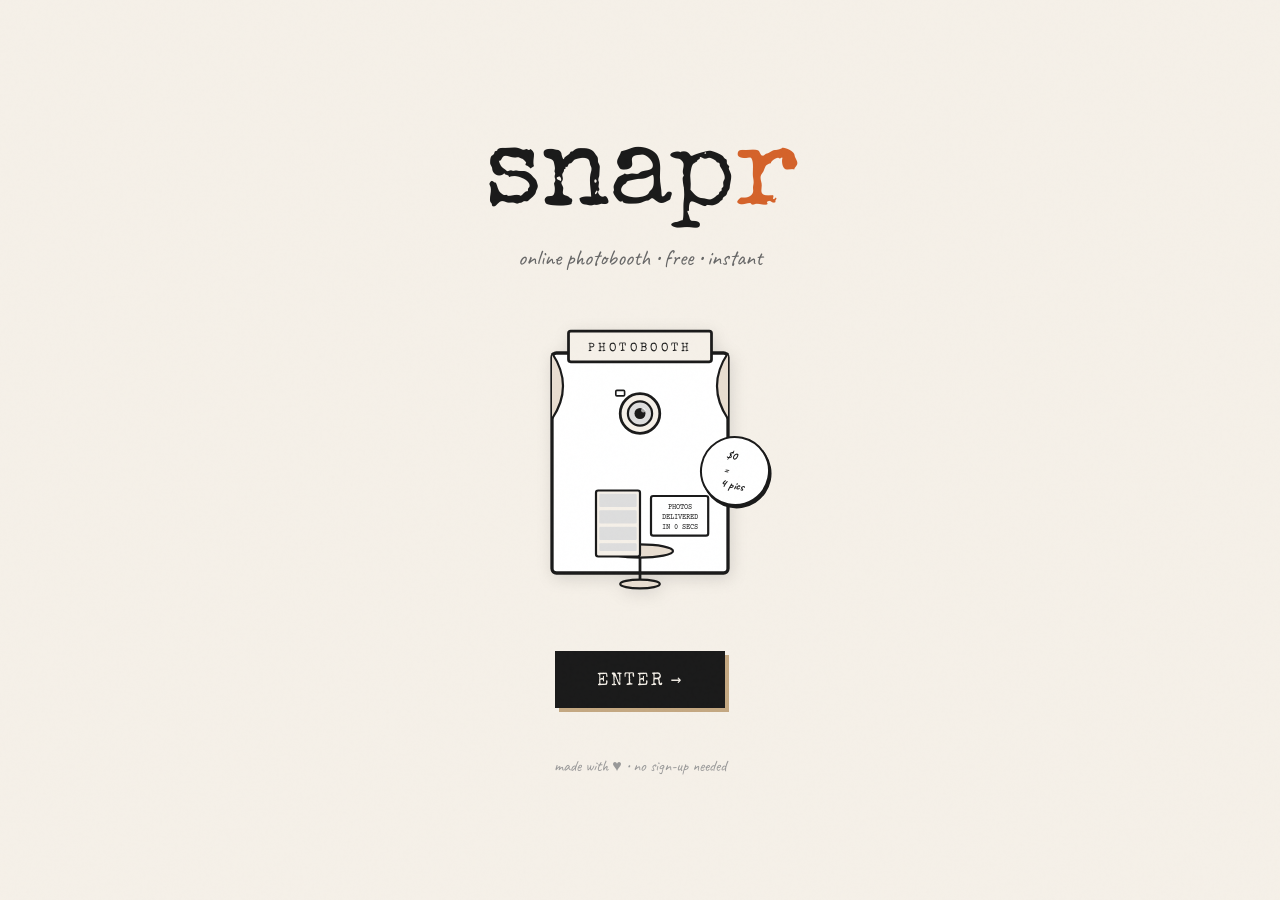
<file: index.html>
<!DOCTYPE html>
<html lang="en">
<head>
  <meta charset="UTF-8">
  <meta name="viewport" content="width=device-width, initial-scale=1.0">
  <title>snapr • online photobooth</title>
  <link href="https://fonts.googleapis.com/css2?family=Caveat:wght@400;600;700&family=Special+Elite&family=Courier+Prime&display=swap" rel="stylesheet">
  <link rel="stylesheet" href="style.css">
</head>
<body>

  <!-- ═══════════════════════════════════ LANDING ═══════════════════════════════════ -->
  <div id="landing" class="page">
    <div class="landing-title">snap<span>r</span></div>
    <div class="landing-subtitle">online photobooth • free • instant</div>

    <div class="booth-illustration">
      <svg viewBox="0 0 200 260" fill="none" xmlns="http://www.w3.org/2000/svg">
        <rect x="20" y="30" width="160" height="200" rx="4" stroke="#1a1a1a" stroke-width="3" fill="white"/>
        <rect x="35" y="10" width="130" height="28" rx="2" stroke="#1a1a1a" stroke-width="2.5" fill="#f5f0e8"/>
        <text x="100" y="28" text-anchor="middle" font-family="'Special Elite', monospace" font-size="11" fill="#1a1a1a" letter-spacing="3">PHOTOBOOTH</text>
        <path d="M20 30 Q40 60 20 90" stroke="#1a1a1a" stroke-width="2" fill="#e8ddd0"/>
        <path d="M180 30 Q160 60 180 90" stroke="#1a1a1a" stroke-width="2" fill="#e8ddd0"/>
        <circle cx="100" cy="85" r="18" stroke="#1a1a1a" stroke-width="2.5" fill="#f5f0e8"/>
        <circle cx="100" cy="85" r="11" stroke="#1a1a1a" stroke-width="2" fill="#ddd"/>
        <circle cx="100" cy="85" r="5" fill="#1a1a1a"/>
        <circle cx="103" cy="82" r="2" fill="white" opacity="0.6"/>
        <rect x="78" y="64" width="8" height="5" rx="1" stroke="#1a1a1a" stroke-width="1.5" fill="white"/>
        <ellipse cx="100" cy="210" rx="30" ry="6" stroke="#1a1a1a" stroke-width="2" fill="#e8ddd0"/>
        <line x1="100" y1="216" x2="100" y2="240" stroke="#1a1a1a" stroke-width="2.5"/>
        <ellipse cx="100" cy="240" rx="18" ry="4" stroke="#1a1a1a" stroke-width="2" fill="#e8ddd0"/>
        <rect x="60" y="155" width="40" height="60" rx="2" stroke="#1a1a1a" stroke-width="2" fill="#f5f0e8"/>
        <rect x="63" y="158" width="34" height="12" fill="#ddd" rx="1"/>
        <rect x="63" y="173" width="34" height="12" fill="#ddd" rx="1"/>
        <rect x="63" y="188" width="34" height="12" fill="#ddd" rx="1"/>
        <rect x="63" y="203" width="34" height="7" fill="#ddd" rx="1"/>
        <rect x="110" y="160" width="52" height="36" rx="2" stroke="#1a1a1a" stroke-width="2" fill="white"/>
        <text x="136" y="172" text-anchor="middle" font-family="'Courier Prime', monospace" font-size="6.5" fill="#1a1a1a">PHOTOS</text>
        <text x="136" y="181" text-anchor="middle" font-family="'Courier Prime', monospace" font-size="6.5" fill="#1a1a1a">DELIVERED</text>
        <text x="136" y="190" text-anchor="middle" font-family="'Courier Prime', monospace" font-size="6.5" fill="#1a1a1a">IN 0 SECS</text>
      </svg>
      <div class="badge">$0<br>=<br>4 pics</div>
    </div>

    <button class="enter-btn" onclick="enterBooth()">enter →</button>
    <div class="footer-note">made with ♥ • no sign-up needed</div>
  </div>

  <!-- ═══════════════════════════════════ BOOTH ════════════════════════════════════ -->
  <div id="booth" class="page" style="display:none;">
    <div class="booth-header">
      <h1>📷 PHOTOBOOTH</h1>
    </div>

    <div class="booth-layout">

      <!-- Camera -->
      <div class="camera-section">
        <div class="camera-wrapper">
          <div class="eye-level-label">eye level</div>
          <div class="camera-frame" id="camera-frame">
            <video id="video" autoplay playsinline></video>
            <canvas id="snapshot-canvas"></canvas>
            <div class="countdown-overlay" id="countdown-overlay">
              <div class="countdown-number" id="countdown-number">3</div>
            </div>
            <div class="flash-overlay" id="flash-overlay"></div>
            <div class="corner-tl"></div>
            <div class="corner-tr"></div>
            <div class="corner-bl"></div>
            <div class="corner-br"></div>
          </div>
        </div>

        <div class="controls">
          <div class="filter-pills">
            <button class="filter-pill active" id="pill-color"  onclick="setFilter('color')">color</button>
            <button class="filter-pill"        id="pill-bw"     onclick="setFilter('bw')">b&amp;w</button>
            <button class="filter-pill"        id="pill-vintage" onclick="setFilter('vintage')">vintage</button>
          </div>
          <button class="start-btn" id="start-btn" onclick="startSession()">start →</button>
          <div class="photo-counter" id="photo-counter"></div>
        </div>

        <div class="instructions">
          <div class="step"><span class="step-num">1</span><span>Pick a filter — color, b&w, or vintage</span></div>
          <div class="step"><span class="step-num">2</span><span>Hit <b>start</b> — 4 shots with countdown</span></div>
          <div class="step"><span class="step-num">3</span><span>Download your strip instantly!</span></div>
        </div>
      </div>

      <!-- Strip preview -->
      <div class="strip-section">
        <div class="strip-frame" id="strip-frame">
          <div class="strip-slot" id="slot-0"><span class="slot-empty-icon">○</span></div>
          <div class="strip-slot" id="slot-1"><span class="slot-empty-icon">○</span></div>
          <div class="strip-slot" id="slot-2"><span class="slot-empty-icon">○</span></div>
          <div class="strip-slot" id="slot-3"><span class="slot-empty-icon">○</span></div>
          <div class="delivered-badge">PHOTOS DELIVERED<br>IN 0 SECONDS</div>
        </div>
        <div class="strip-label">your strip</div>
      </div>

    </div>
  </div>

  <!-- ═══════════════════════════════════ RESULT ═══════════════════════════════════ -->
  <div id="result" class="page" style="display:none;">
    <div class="result-title">✨ your strip is ready!</div>

    <div class="final-strip-wrapper">
      <div id="final-strip">
        <!-- photos injected by JS -->
        <div class="strip-date" id="strip-date"></div>
      </div>
    </div>

    <div class="result-actions">
      <button class="action-btn primary"   onclick="downloadStrip()">↓ download</button>
      <button class="action-btn secondary" onclick="retake()">↺ retake</button>
    </div>
  </div>

  <script src="app.js"></script>
</body>
</html>
</file>
<file: style.css>
/* ═══════════════════════════════════════════════════════════
   snapr — style.css
   ═══════════════════════════════════════════════════════════ */

:root {
  --cream:      #f5f0e8;
  --ink:        #1a1a1a;
  --warm:       #c4a882;
  --accent:     #d4622a;
  --light-warm: #ede5d8;
}

/* ─── Reset ────────────────────────────────────────────────── */
*, *::before, *::after { margin: 0; padding: 0; box-sizing: border-box; }

/* ─── Base ─────────────────────────────────────────────────── */
body {
  background: var(--cream);
  font-family: 'Caveat', cursive;
  color: var(--ink);
  min-height: 100vh;
  overflow-x: hidden;
}

/* Grain overlay */
body::before {
  content: '';
  position: fixed;
  inset: 0;
  background-image: url("data:image/svg+xml,%3Csvg viewBox='0 0 256 256' xmlns='http://www.w3.org/2000/svg'%3E%3Cfilter id='n'%3E%3CfeTurbulence type='fractalNoise' baseFrequency='0.9' numOctaves='4' stitchTiles='stitch'/%3E%3C/filter%3E%3Crect width='100%25' height='100%25' filter='url(%23n)' opacity='0.04'/%3E%3C/svg%3E");
  pointer-events: none;
  z-index: 9999;
  opacity: 0.4;
}

/* ─── Page containers ──────────────────────────────────────── */
.page { min-height: 100vh; }

/* ══════════════════════════════════════════════════════════════
   LANDING
══════════════════════════════════════════════════════════════ */
#landing {
  display: flex;
  flex-direction: column;
  align-items: center;
  justify-content: center;
  padding: 2rem;
}

.landing-title {
  font-family: 'Special Elite', monospace;
  font-size: clamp(3rem, 10vw, 7rem);
  letter-spacing: -2px;
  line-height: 1;
  text-align: center;
  margin-bottom: 0.4rem;
}
.landing-title span { color: var(--accent); }

.landing-subtitle {
  font-size: 1.4rem;
  color: #666;
  margin-bottom: 2.5rem;
  text-align: center;
}

/* Booth illustration */
.booth-illustration {
  width: 220px;
  margin: 0.5rem auto 2.5rem;
  position: relative;
}
.booth-illustration svg {
  width: 100%;
  height: auto;
  filter: drop-shadow(2px 4px 8px rgba(0,0,0,0.12));
}

/* $0 badge */
.badge {
  background: white;
  border: 2px solid var(--ink);
  border-radius: 50%;
  width: 70px;
  height: 70px;
  display: flex;
  flex-direction: column;
  align-items: center;
  justify-content: center;
  font-family: 'Caveat', cursive;
  font-size: 0.75rem;
  line-height: 1.2;
  font-weight: 700;
  position: absolute;
  right: -20px;
  top: 40%;
  transform: rotate(12deg);
  box-shadow: 2px 2px 0 var(--ink);
}

/* Enter button */
.enter-btn {
  font-family: 'Special Elite', monospace;
  font-size: 1.1rem;
  padding: 1rem 2.5rem;
  background: var(--ink);
  color: var(--cream);
  border: 2px solid var(--ink);
  cursor: pointer;
  letter-spacing: 2px;
  text-transform: uppercase;
  box-shadow: 4px 4px 0 var(--warm);
  transition: transform 0.15s, box-shadow 0.15s;
}
.enter-btn:hover  { transform: translate(-2px,-2px); box-shadow: 6px 6px 0 var(--warm); }
.enter-btn:active { transform: translate(2px, 2px);  box-shadow: 2px 2px 0 var(--warm); }

.footer-note {
  margin-top: 3rem;
  font-size: 1rem;
  color: #999;
  text-align: center;
}

/* ══════════════════════════════════════════════════════════════
   BOOTH
══════════════════════════════════════════════════════════════ */
#booth {
  padding: 1.5rem 2rem 3rem;
}

.booth-header { text-align: center; margin-bottom: 1.8rem; }
.booth-header h1 {
  font-family: 'Special Elite', monospace;
  font-size: 2rem;
  letter-spacing: 6px;
  text-transform: uppercase;
  border: 2px solid var(--ink);
  display: inline-block;
  padding: 0.4rem 1.5rem;
  box-shadow: 3px 3px 0 var(--warm);
  background: white;
}

.booth-layout {
  display: grid;
  grid-template-columns: 1fr auto;
  gap: 2.5rem;
  max-width: 860px;
  margin: 0 auto;
  align-items: start;
}

/* ─── Camera ────────────────────────────────────────────────── */
.camera-section { position: relative; }

.camera-wrapper { position: relative; }

/* 3:4 portrait aspect ratio */
.camera-frame {
  border: 3px solid var(--ink);
  background: var(--ink);
  position: relative;
  overflow: hidden;
  aspect-ratio: 3 / 4;
  box-shadow: 6px 6px 0 var(--warm);
  max-height: 65vh;
}

/* Corner crosshairs */
.corner-tl, .corner-tr, .corner-bl, .corner-br {
  position: absolute;
  width: 16px; height: 16px;
  pointer-events: none;
  z-index: 3;
}
.corner-tl { top:-1px;    left:-1px;   border-top:  3px solid var(--accent); border-left:  3px solid var(--accent); }
.corner-tr { top:-1px;    right:-1px;  border-top:  3px solid var(--accent); border-right: 3px solid var(--accent); }
.corner-bl { bottom:-1px; left:-1px;   border-bottom:3px solid var(--accent);border-left:  3px solid var(--accent); }
.corner-br { bottom:-1px; right:-1px;  border-bottom:3px solid var(--accent);border-right: 3px solid var(--accent); }

#video, #snapshot-canvas {
  width: 100%;
  height: 100%;
  object-fit: cover;
  display: block;
  transform: scaleX(-1); /* mirror like a real booth */
}
#snapshot-canvas { display: none; }

/* Eye-level guide */
.eye-level-label {
  position: absolute;
  left: -72px;
  top: 50%;
  transform: translateY(-50%);
  font-size: 0.9rem;
  color: var(--accent);
  font-weight: 700;
  white-space: nowrap;
}
.eye-level-label::after { content: ' →'; }

/* Countdown overlay */
.countdown-overlay {
  position: absolute;
  inset: 0;
  display: none;
  align-items: center;
  justify-content: center;
  background: rgba(0,0,0,0.42);
  z-index: 10;
}
.countdown-number {
  font-family: 'Special Elite', monospace;
  font-size: 8rem;
  color: white;
  text-shadow: 0 0 20px rgba(255,255,255,0.8);
  animation: pulse 1s ease-in-out;
}
@keyframes pulse {
  0%   { transform: scale(1.5); opacity: 0; }
  50%  { transform: scale(1);   opacity: 1; }
  100% { transform: scale(0.9); opacity: 0.9; }
}

/* Flash */
.flash-overlay {
  position: absolute;
  inset: 0;
  background: white;
  z-index: 11;
  display: none;
  pointer-events: none;
}

/* ─── Controls ──────────────────────────────────────────────── */
.controls {
  display: flex;
  align-items: center;
  gap: 0.8rem;
  margin-top: 1rem;
  flex-wrap: wrap;
}

.filter-pills { display: flex; gap: 0.4rem; flex-wrap: wrap; }

.filter-pill {
  font-family: 'Caveat', cursive;
  font-size: 1rem;
  font-weight: 700;
  padding: 0.3rem 0.85rem;
  border: 2px solid var(--ink);
  background: white;
  cursor: pointer;
  box-shadow: 2px 2px 0 #ccc;
  transition: transform 0.12s, box-shadow 0.12s;
}
.filter-pill:hover { transform: translate(-1px,-1px); box-shadow: 3px 3px 0 #ccc; }
.filter-pill.active {
  background: var(--ink);
  color: var(--cream);
  box-shadow: 2px 2px 0 var(--accent);
}
.filter-pill.active:hover { box-shadow: 3px 3px 0 var(--accent); }

.start-btn {
  font-family: 'Special Elite', monospace;
  font-size: 1rem;
  padding: 0.65rem 1.8rem;
  background: var(--accent);
  color: white;
  border: 2px solid var(--ink);
  cursor: pointer;
  letter-spacing: 2px;
  text-transform: uppercase;
  box-shadow: 3px 3px 0 var(--ink);
  transition: transform 0.12s, box-shadow 0.12s;
}
.start-btn:hover  { transform: translate(-1px,-1px); box-shadow: 4px 4px 0 var(--ink); }
.start-btn:active { transform: translate(1px,1px);   box-shadow: 1px 1px 0 var(--ink); }
.start-btn:disabled { opacity: 0.45; cursor: not-allowed; transform: none; }

.photo-counter { font-size: 1rem; color: #666; font-weight: 700; white-space: nowrap; }

/* Instructions */
.instructions {
  background: white;
  border: 2px solid var(--ink);
  padding: 1rem 1.2rem;
  margin-top: 1rem;
  font-size: 0.95rem;
  line-height: 1.9;
  position: relative;
  box-shadow: 3px 3px 0 var(--light-warm);
}
.instructions::before {
  content: 'how it works';
  position: absolute;
  top: -12px; left: 12px;
  background: white;
  padding: 0 0.3rem;
  font-size: 0.8rem;
  color: #999;
  border: 1px solid #ddd;
}
.step { display: flex; align-items: flex-start; gap: 0.6rem; }
.step-num { font-family: 'Special Elite', monospace; font-size: 1.2rem; color: var(--accent); font-weight: 700; min-width: 20px; }

/* ─── Strip preview (right column) ─────────────────────────── */
.strip-section { width: 140px; flex-shrink: 0; }

.strip-frame {
  border: 3px solid var(--ink);
  background: white;
  padding: 0.7rem 0.55rem 0.5rem;
  box-shadow: 4px 4px 0 var(--warm);
  display: flex;
  flex-direction: column;
  gap: 5px;
}

/* Each slot is 3:4 portrait */
.strip-slot {
  width: 100%;
  aspect-ratio: 3 / 4;
  background: var(--light-warm);
  border: 2px dashed #ccc;
  display: flex;
  align-items: center;
  justify-content: center;
  overflow: hidden;
  position: relative;
  transition: border 0.2s;
}
.strip-slot.filled { border: 2px solid var(--ink); }
.strip-slot img { width: 100%; height: 100%; object-fit: cover; display: block; }
.slot-empty-icon { font-size: 1.3rem; color: #ccc; }

.photo-badge {
  position: absolute;
  top: 3px; right: 3px;
  width: 17px; height: 17px;
  background: var(--accent);
  color: white;
  font-size: 0.65rem;
  font-weight: 700;
  border-radius: 50%;
  display: flex;
  align-items: center;
  justify-content: center;
  font-family: 'Courier Prime', monospace;
}

.delivered-badge {
  background: white;
  border: 1px solid #ddd;
  font-size: 0.65rem;
  padding: 0.25rem 0.5rem;
  text-align: center;
  line-height: 1.4;
  font-family: 'Courier Prime', monospace;
  margin-top: 2px;
}

.strip-label { text-align: center; font-size: 0.75rem; color: #aaa; margin-top: 0.3rem; font-family: 'Courier Prime', monospace; }

/* Wiggle on capture */
@keyframes wiggle { 0%,100%{transform:rotate(0)} 25%{transform:rotate(-1.5deg)} 75%{transform:rotate(1.5deg)} }
.taking-photo { animation: wiggle 0.3s ease-in-out; }

/* ══════════════════════════════════════════════════════════════
   RESULT
══════════════════════════════════════════════════════════════ */
#result {
  display: flex;
  flex-direction: column;
  align-items: center;
  justify-content: center;
  padding: 2.5rem 1.5rem;
  gap: 1.8rem;
}

.result-title { font-family: 'Special Elite', monospace; font-size: 2rem; text-align: center; letter-spacing: 2px; }

.final-strip-wrapper { display: inline-block; }

/* Final strip — sized to match photos exactly: no padding distortion */
#final-strip {
  border: 4px solid var(--ink);
  background: white;
  padding: 10px 8px 8px;
  box-shadow: 8px 8px 0 var(--warm);
  display: flex;
  flex-direction: column;
  gap: 5px;
  width: 200px; /* strip width — photos will fill this exactly */
}

/* Each photo inside final strip: full width, 3:4 ratio */
.final-photo {
  width: 100%;
  aspect-ratio: 3 / 4;
  object-fit: cover;
  display: block;
}

.strip-date {
  text-align: center;
  font-family: 'Courier Prime', monospace;
  font-size: 0.65rem;
  color: #aaa;
  letter-spacing: 1px;
  padding: 2px 0 1px;
}

/* Action buttons */
.result-actions { display: flex; gap: 1rem; flex-wrap: wrap; justify-content: center; }

.action-btn {
  font-family: 'Special Elite', monospace;
  font-size: 0.9rem;
  padding: 0.7rem 1.8rem;
  border: 2px solid var(--ink);
  cursor: pointer;
  letter-spacing: 1px;
  text-transform: uppercase;
  transition: transform 0.12s, box-shadow 0.12s;
}
.action-btn.primary   { background: var(--ink);  color: white; box-shadow: 3px 3px 0 var(--accent); }
.action-btn.secondary { background: white; color: var(--ink); box-shadow: 3px 3px 0 var(--warm);   }
.action-btn.primary:hover   { transform: translate(-1px,-1px); box-shadow: 4px 4px 0 var(--accent); }
.action-btn.secondary:hover { transform: translate(-1px,-1px); box-shadow: 4px 4px 0 var(--warm);   }

/* ══════════════════════════════════════════════════════════════
   RESPONSIVE — phone portrait
══════════════════════════════════════════════════════════════ */
@media (max-width: 640px) {
  .booth-layout {
    grid-template-columns: 1fr;
    gap: 1.5rem;
  }

  .camera-frame { max-height: 55vh; }

  .eye-level-label { display: none; }

  /* Strip goes horizontal on mobile */
  .strip-section { width: 100%; }
  .strip-frame {
    flex-direction: row;
    padding: 0.5rem;
    gap: 4px;
  }
  .strip-slot { flex: 1; aspect-ratio: 3 / 4; }

  .delivered-badge { display: none; }

  #booth { padding: 1rem; }
}
</file>
